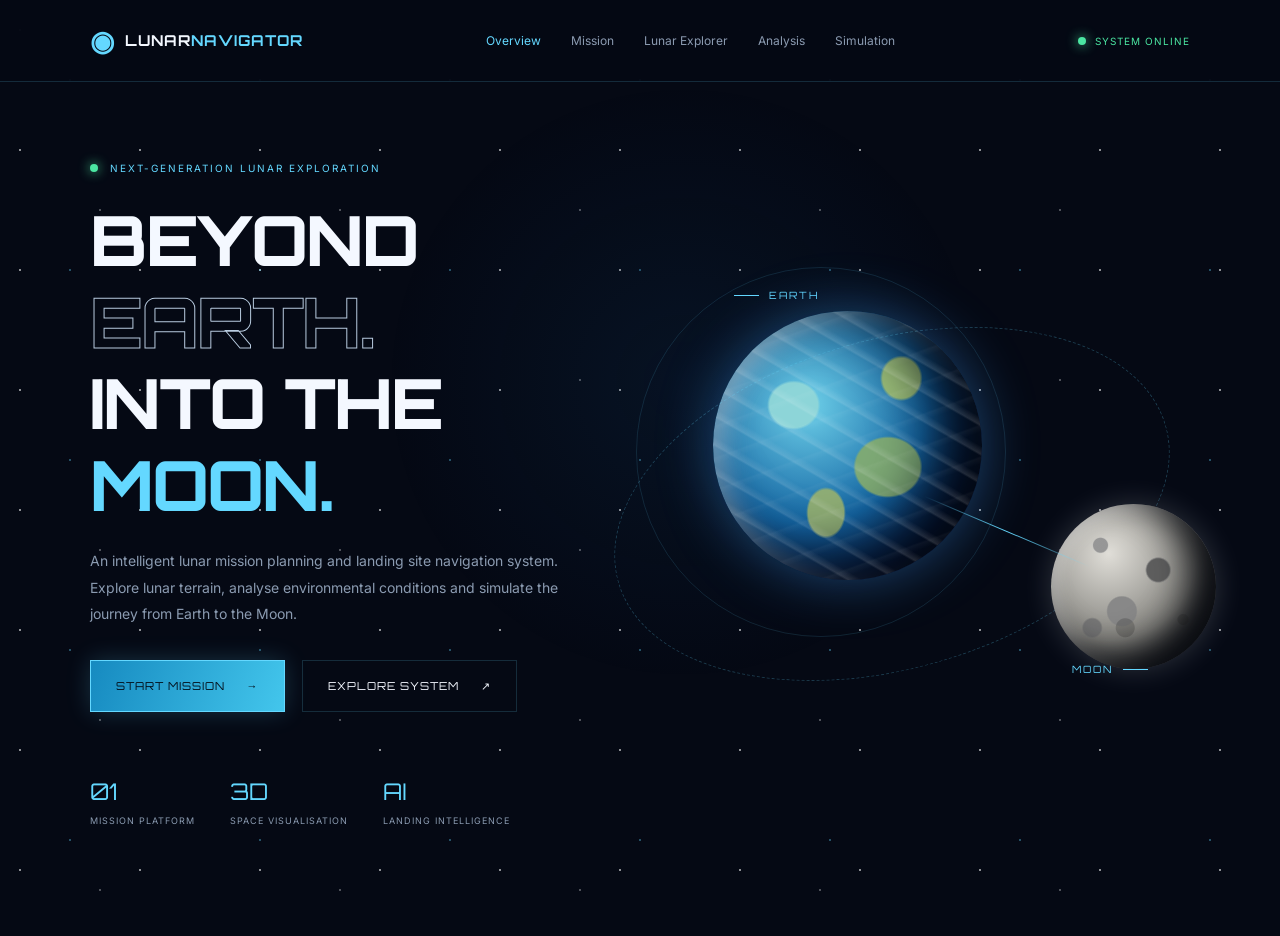
<file: index.html>
<!DOCTYPE html>
<html lang="en">
    <head>
        <meta charset="UTF-8">
        <meta name="viewport" content="width=device-width, initial-scale=1.0">
        <meta name="theme-color" content="#050914">
        <title>Lunar Navigator | Mission Control</title>

        <link rel="preconnect" href="https://fonts.googleapis.com">
        <link rel="preconnect" href="https://fonts.gstatic.com" crossorigin>
        <link href="https://fonts.googleapis.com/css2?family=Orbitron:wght@400;500;600;700;800&family=Inter:wght@400;500;600;700&display=swap" rel="stylesheet">

        <link rel="stylesheet" href="style.css">
    </head>
    <body>

        <div class="stars stars-one"></div>
        <div class="stars stars-two"></div>
        <div class="stars stars-three"></div>

        <header class="navbar">
            <a href="#" class="brand">
                <span class="brand-icon">◉</span>
                <span>LUNAR<span class="cyan">NAVIGATOR</span></span>
            </a>

            <nav class="nav-links" id="navLinks">
                <a href="#home" class="active">Overview</a>
                <a href="#mission">Mission</a>
                <a href="#explorer">Lunar Explorer</a>
                <a href="#analysis">Analysis</a>
                <a href="#simulation">Simulation</a>
            </nav>

            <div class="nav-right">
                <span class="status-dot"></span>
                <span class="status-label">SYSTEM ONLINE</span>
                <button class="menu-toggle" id="menuToggle" aria-label="Toggle navigation">☰</button>
            </div>
        </header>

        <main>
            <section class="hero" id="home">

                <div class="hero-content">
                    <div class="eyebrow">
                        <span class="live-dot"></span>
                        NEXT-GENERATION LUNAR EXPLORATION
                    </div>

                    <h1>
                        BEYOND<br>
                        <span class="outline-text">EARTH.</span><br>
                        INTO THE <span class="cyan">MOON.</span>
                    </h1>

                    <p class="hero-description">
                        An intelligent lunar mission planning and landing
                        site navigation system. Explore lunar terrain,
                        analyse environmental conditions and simulate
                        the journey from Earth to the Moon.
                    </p>

                    <div class="hero-actions">
                        <button class="primary-button" id="startMission">
                            START MISSION
                            <span>→</span>
                        </button>

                        <a href="#mission" class="secondary-button">
                            EXPLORE SYSTEM <span>↗</span>
                        </a>
                    </div>

                    <div class="hero-stats">
                        <div>
                            <span class="stat-value">01</span>
                            <span class="stat-label">MISSION PLATFORM</span>
                        </div>
                        <div>
                            <span class="stat-value">3D</span>
                            <span class="stat-label">SPACE VISUALISATION</span>
                        </div>
                        <div>
                            <span class="stat-value">AI</span>
                            <span class="stat-label">LANDING INTELLIGENCE</span>
                        </div>
                    </div>
                </div>

                <div class="space-scene">
                    <div class="scene-label earth-label">
                        <span class="label-line"></span>
                        EARTH
                    </div>

                    <div class="earth-orbit"></div>

                    <div class="earth">
                        <div class="earth-clouds"></div>
                        <div class="earth-glow"></div>
                    </div>

                    <div class="moon-orbit"></div>

                    <div class="moon">
                        <div class="moon-craters"></div>
                    </div>

                    <div class="scene-label moon-label">
                        MOON
                        <span class="label-line"></span>
                    </div>

                    <div class="orbit-path"></div>
</file>
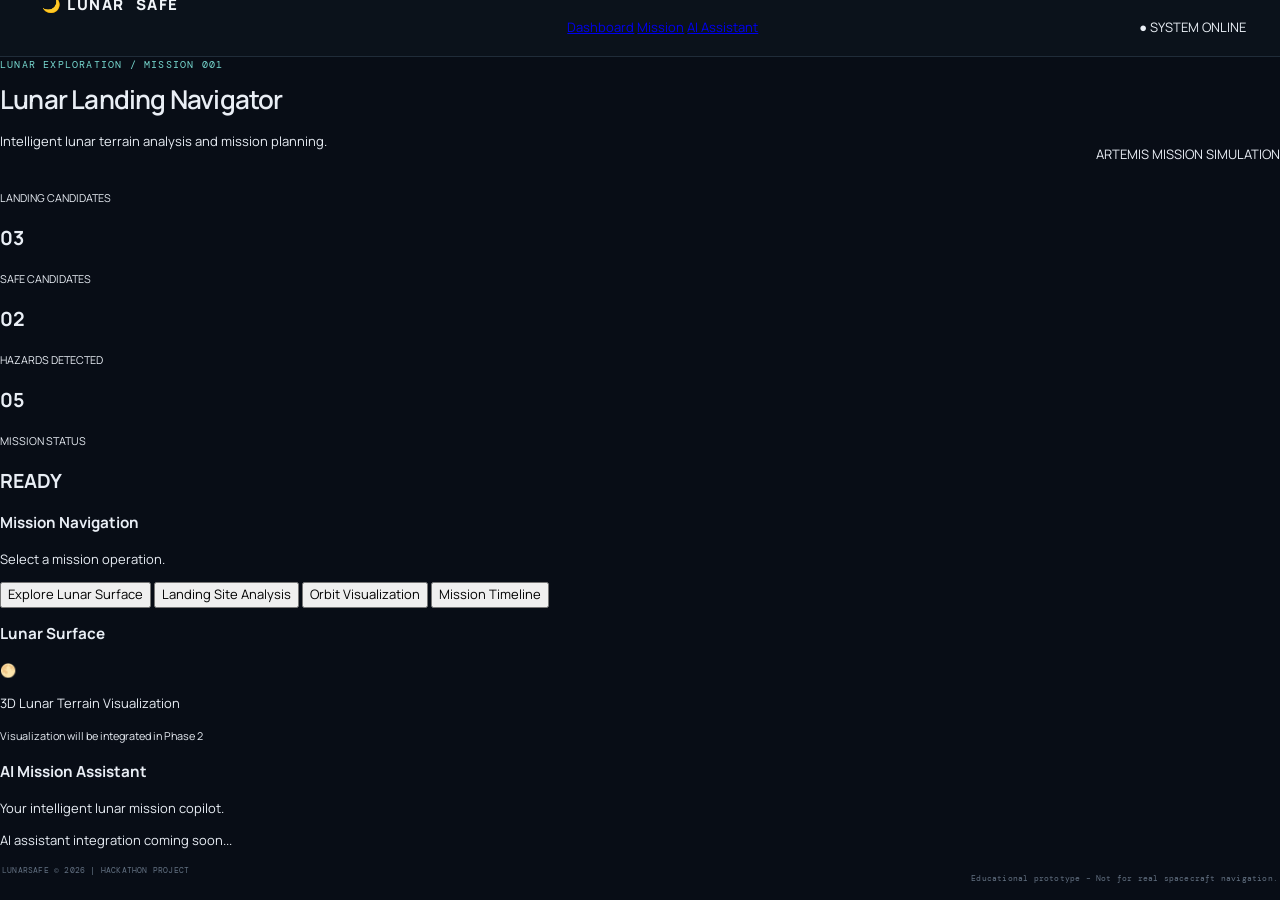
<file: lunar space/index.html>
<!DOCTYPE html>
<html lang="en">
    <head>
        <meta charset="UTF-8">
        <meta name="viewport" content="width=device-width, initial-scale=1.0">
        <title>LunarSafe | Mission Control</title>
        <link rel="stylesheet" href="style.css">
    </head>

    <body>

        <header class="topbar">
            <div class="brand">🌙 LUNAR<span>SAFE</span></div>
            <nav>
                <a href="#dashboard">Dashboard</a>
                <a href="#mission">Mission</a>
                <a href="#assistant">AI Assistant</a>
            </nav>
            <div class="status">● SYSTEM ONLINE</div>
        </header>

        <main id="dashboard">

            <section class="hero">
                <div>
                    <p class="eyebrow">LUNAR EXPLORATION / MISSION 001</p>
                    <h1>Lunar Landing Navigator</h1>
                    <p>Intelligent lunar terrain analysis and mission planning.</p>
                </div>
                <div class="mission-tag">ARTEMIS MISSION SIMULATION</div>
            </section>

            <section class="stats">
                <div class="panel">
                    <small>LANDING CANDIDATES</small>
                    <h2>03</h2>
                </div>
                <div class="panel">
                    <small>SAFE CANDIDATES</small>
                    <h2>02</h2>
                </div>
                <div class="panel">
                    <small>HAZARDS DETECTED</small>
                    <h2>05</h2>
                </div>
                <div class="panel">
                    <small>MISSION STATUS</small>
                    <h2 class="green">READY</h2>
                </div>
            </section>

            <section class="workspace" id="mission">

                <div class="panel">
                    <h3>Mission Navigation</h3>
                    <p>Select a mission operation.</p>

                    <button>Explore Lunar Surface</button>
                    <button>Landing Site Analysis</button>
                    <button>Orbit Visualization</button>
                    <button>Mission Timeline</button>
                </div>

                <div class="panel">
                    <h3>Lunar Surface</h3>
                    <div class="moon-placeholder">
                        🌕
                        <p>3D Lunar Terrain Visualization</p>
                        <small>Visualization will be integrated in Phase 2</small>
                    </div>
                </div>

                <div class="panel" id="assistant">
                    <h3>AI Mission Assistant</h3>
                    <p>Your intelligent lunar mission copilot.</p>

                    <div class="chat-placeholder">
                        AI assistant integration coming soon...
                    </div>
                </div>

            </section>

        </main>

        <footer>
            LUNARSAFE © 2026 | HACKATHON PROJECT
            <p>Educational prototype – Not for real spacecraft navigation.</p>
        </footer>

        <script src="script.js"></script>

    </body>
</html>
</file>
<file: style.css>
:root {
  --background: #050914;
  --panel: #0b1424;
  --cyan: #64d8ff;
  --blue: #168ac0;
  --white: #f4f8ff;
  --muted: #8b9bb1;
  --border: rgba(100, 216, 255, 0.17);
}

* {
  margin: 0;
  padding: 0;
  box-sizing: border-box;
}

html {
  scroll-behavior: smooth;
}

body {
  background: var(--background);
  color: var(--white);
  font-family: "Inter", sans-serif;
  overflow-x: hidden;
}

button,
a {
  font: inherit;
}

a {
  text-decoration: none;
  color: inherit;
}

.cyan {
  color: var(--cyan);
}

/* STAR BACKGROUND */

.stars {
  position: fixed;
  inset: 0;
  pointer-events: none;
  z-index: -1;
  background-repeat: repeat;
}

.stars-one {
  background-image: radial-gradient(
    1px 1px at 20px 30px,
    #fff 99%,
    transparent
  );
  background-size: 120px 120px;
  opacity: 0.55;
}

.stars-two {
  background-image: radial-gradient(
    1.5px 1.5px at 70px 80px,
    #64d8ff 99%,
    transparent
  );
  background-size: 190px 190px;
  opacity: 0.35;
}

.stars-three {
  background-image: radial-gradient(
    1px 1px at 100px 40px,
    #fff 99%,
    transparent
  );
  background-size: 240px 170px;
  opacity: 0.3;
}

/* NAVIGATION */

.navbar {
  height: 82px;
  padding: 0 7%;
  display: flex;
  justify-content: space-between;
  align-items: center;
  background: rgba(5, 9, 20, 0.87);
  border-bottom: 1px solid var(--border);
  position: sticky;
  top: 0;
  z-index: 100;
  backdrop-filter: blur(18px);
}

.brand {
  display: flex;
  align-items: center;
  gap: 10px;
  font-family: "Orbitron", sans-serif;
  font-size: 15px;
  font-weight: 700;
  letter-spacing: 1px;
  white-space: nowrap;
}

.brand-icon {
  font-size: 28px;
  color: var(--cyan);
}

.nav-links {
  display: flex;
  gap: 30px;
  align-items: center;
}

.nav-links a {
  color: var(--muted);
  font-size: 12px;
  transition: 0.3s;
}

.nav-links a:hover,
.nav-links a.active {
  color: var(--cyan);
}

.nav-right {
  display: flex;
  align-items: center;
  gap: 9px;
}

.status-dot,
.live-dot {
  width: 8px;
  height: 8px;
  border-radius: 50%;
  background: #4be6a2;
  box-shadow: 0 0 12px #4be6a2;
  display: inline-block;
}

.status-label {
  font-size: 10px;
  letter-spacing: 1px;
  color: #4be6a2;
}

.menu-toggle {
  display: none;
  border: 0;
  background: none;
  color: white;
  font-size: 24px;
  cursor: pointer;
}

/* HERO */

.hero {
  min-height: 680px;
  position: relative;
  display: flex;
  align-items: center;
  padding: 80px 7% 110px;
  overflow: hidden;
}

.hero::before {
  content: "";
  position: absolute;
  width: 600px;
  height: 600px;
  top: 0;
  left: 30%;
  background: radial-gradient(circle, rgba(22, 83, 143, 0.13), transparent 70%);
  pointer-events: none;
}

.hero-content {
  width: 53%;
  position: relative;
  z-index: 5;
}

.eyebrow {
  display: flex;
  align-items: center;
  gap: 12px;
  color: var(--cyan);
  font-size: 10px;
  letter-spacing: 2px;
  margin-bottom: 25px;
}

h1 {
  font-family: "Orbitron", sans-serif;
  font-size: clamp(40px, 5.4vw, 76px);
  line-height: 1.18;
  font-weight: 800;
  letter-spacing: -2px;
}

.outline-text {
  color: transparent;
  -webkit-text-stroke: 1px #b9cce0;
}

.hero-description {
  color: var(--muted);
  max-width: 480px;
  line-height: 1.9;
  font-size: 14px;
  margin-top: 23px;
}

.hero-actions {
  display: flex;
  align-items: center;
  flex-wrap: wrap;
  gap: 17px;
  margin-top: 32px;
}

.primary-button,
.secondary-button {
  min-height: 52px;
  padding: 0 25px;
  display: inline-flex;
  align-items: center;
  justify-content: center;
  gap: 22px;
  cursor: pointer;
  font-family: "Orbitron", sans-serif;
  font-size: 11px;
  letter-spacing: 1px;
  transition: 0.3s;
}

.primary-button {
  background: linear-gradient(110deg, #168ac0, #43c6ec);
  color: #04101c;
  border: 1px solid var(--cyan);
  box-shadow: 0 0 25px rgba(100, 216, 255, 0.2);
}

.primary-button:hover {
  transform: translateY(-3px);
  box-shadow: 0 0 35px rgba(100, 216, 255, 0.45);
}

.secondary-button {
  border: 1px solid var(--border);
  color: var(--white);
}

.secondary-button:hover {
  border-color: var(--cyan);
  color: var(--cyan);
}

.hero-stats {
  display: flex;
  gap: 35px;
  margin-top: 65px;
}

.hero-stats div {
  display: flex;
  flex-direction: column;
  gap: 9px;
}

.stat-value {
  font-family: "Orbitron", sans-serif;
  font-size: 23px;
  color: var(--cyan);
}

.stat-label {
  font-size: 9px;
  letter-spacing: 1px;
  color: var(--muted);
}

/* SPACE SCENE */

.space-scene {
  position: absolute;
  width: 55%;
  height: 550px;
  right: -3%;
  top: 50%;
  transform: translateY(-50%);
}

.earth {
  position: absolute;
  width: clamp(150px, 21vw, 280px);
  aspect-ratio: 1;
  top: 14%;
  left: 14%;
  border-radius: 50%;
  overflow: hidden;
  background:
    radial-gradient(ellipse at 30% 35%, #8dd5d8 0 9%, transparent 10%),
    radial-gradient(ellipse at 65% 58%, #7eaa76 0 13%, transparent 14%),
    radial-gradient(ellipse at 42% 75%, #8fae76 0 8%, transparent 9%),
    radial-gradient(ellipse at 70% 25%, #9dc17b 0 7%, transparent 8%),
    radial-gradient(circle at 35% 35%, #6ed0e9, #1466a4 48%, #071a49 76%);
  box-shadow:
    inset -35px -12px 65px #01050e,
    inset 10px 5px 25px rgba(255, 255, 255, 0.45),
    0 0 55px rgba(60, 161, 255, 0.4);
  animation: earthFloat 9s ease-in-out infinite;
}

.earth::after {
  content: "";
  position: absolute;
  inset: -10%;
  background: repeating-linear-gradient(
    160deg,
    transparent 0 22px,
    rgba(255, 255, 255, 0.1) 24px,
    transparent 30px
  );
  opacity: 0.35;
  border-radius: 50%;
}

.earth-clouds {
  position: absolute;
  inset: 0;
  border-radius: 50%;
  background: repeating-linear-gradient(
    30deg,
    transparent 0 16px,
    rgba(255, 255, 255, 0.12) 18px,
    transparent 25px
  );
  mix-blend-mode: screen;
}

.earth-glow {
  position: absolute;
  inset: -8%;
  border: 1px solid rgba(100, 216, 255, 0.5);
  border-radius: 50%;
  box-shadow: 0 0 40px rgba(50, 156, 255, 0.25);
}

.earth-orbit {
  position: absolute;
  width: 370px;
  height: 370px;
  top: 6%;
  left: 3%;
  border: 1px solid rgba(100, 216, 255, 0.13);
  border-radius: 50%;
}

.moon-orbit {
  position: absolute;
  width: 570px;
  height: 330px;
  border: 1px dashed rgba(100, 216, 255, 0.24);
  border-radius: 50%;
  top: 19%;
  left: -1%;
  transform: rotate(-16deg);
}

.moon {
  position: absolute;
  width: clamp(90px, 13vw, 165px);
  aspect-ratio: 1;
  border-radius: 50%;
  top: 49%;
  left: 62%;
  overflow: hidden;
  background:
    radial-gradient(circle at 30% 25%, #bcbcbc 0 4%, transparent 5%),
    radial-gradient(circle at 65% 40%, #777 0 8%, transparent 9%),
    radial-gradient(circle at 43% 65%, #888 0 10%, transparent 11%),
    radial-gradient(circle at 25% 75%, #777 0 5%, transparent 6%),
    radial-gradient(circle at 35% 30%, #e0ded8, #85847f 55%, #343536 80%);
  box-shadow:
    inset -23px -12px 35px #090b10,
    inset 7px 4px 15px rgba(255, 255, 255, 0.35),
    0 0 30px rgba(220, 226, 235, 0.2);
  animation: moonFloat 7s ease-in-out infinite;
}

.moon-craters {
  position: absolute;
  inset: 0;
  border-radius: 50%;
  background:
    radial-gradient(
      circle at 30% 25%,
      rgba(20, 20, 20, 0.22) 0 7px,
      transparent 8px
    ),
    radial-gradient(
      circle at 65% 40%,
      rgba(20, 20, 20, 0.25) 0 11px,
      transparent 12px
    ),
    radial-gradient(
      circle at 45% 75%,
      rgba(20, 20, 20, 0.2) 0 9px,
      transparent 10px
    ),
    radial-gradient(
      circle at 80% 70%,
      rgba(20, 20, 20, 0.2) 0 5px,
      transparent 6px
    );
}

.orbit-path {
  position: absolute;
  top: 54%;
  left: 43%;
  width: 180px;
  height: 1px;
  background: linear-gradient(90deg, transparent, var(--cyan), transparent);
  transform: rotate(23deg);
}

.scene-label {
  position: absolute;
  font-family: "Orbitron", sans-serif;
  font-size: 10px;
  letter-spacing: 2px;
  color: var(--cyan);
  display: flex;
  align-items: center;
  gap: 10px;
}

.earth-label {
  top: 10%;
  left: 17%;
}

.moon-label {
  top: 78%;
  left: 65%;
}

.label-line {
  width: 25px;
  height: 1px;
  background: var(--cyan);
}

.scene-coordinates {
  position: absolute;
  bottom: 1%;
  right: 10%;
  display: flex;
  flex-direction: column;
  gap: 9px;
  font-size: 9px;
  letter-spacing: 1px;
  color: var(--muted);
}

@keyframes earthFloat {
  0%,
  100% {
    transform: translateY(0) rotate(0deg);
  }
  50% {
    transform: translateY(-14px) rotate(3deg);
  }
}

@keyframes moonFloat {
  0%,
  100% {
    transform: translateY(0);
  }
  50% {
    transform: translateY(-17px);
  }
}

/* SCROLL INDICATOR */

.scroll-indicator {
  position: absolute;
  bottom: 25px;
  left: 7%;
  color: var(--muted);
  font-size: 9px;
  letter-spacing: 2px;
  display: flex;
  align-items: center;
  gap: 12px;
}

.scroll-indicator span {
  height: 30px;
  width: 1px;
  background: var(--cyan);
}

/* MISSION STRIP */

.mission-strip {
  padding: 38px 7%;
  background: rgba(11, 20, 36, 0.83);
  border-top: 1px solid var(--border);
  border-bottom: 1px solid var(--border);
}

.strip-heading {
  display: flex;
  align-items: center;
  gap: 12px;
  font-family: "Orbitron", sans-serif;
  font-size: 10px;
  letter-spacing: 2px;
  margin-bottom: 28px;
}

.strip-grid {
  display: grid;
  grid-template-columns: repeat(4, 1fr);
}

.info-item {
  display: flex;
  flex-direction: column;
  gap: 12px;
  padding: 8px 25px;
  border-left: 1px solid var(--border);
}

.info-item:first-child {
  border-left: 0;
  padding-left: 0;
}

.info-label {
  color: var(--muted);
  font-size: 9px;
  letter-spacing: 1px;
}

.info-item strong {
  font-family: "Orbitron", sans-serif;
  font-size: 14px;
}

/* MODULES */

.modules-section {
  padding: 100px 7%;
}

.section-heading {
  text-align: center;
  margin-bottom: 55px;
}

.section-tag {
  font-size: 10px;
  letter-spacing: 3px;
  color: var(--cyan);
}

.section-heading h2 {
  font-family: "Orbitron", sans-serif;
  font-size: clamp(25px, 4vw, 38px);
  margin-top: 20px;
}

.section-heading p {
  color: var(--muted);
  font-size: 13px;
  margin-top: 15px;
}

.module-grid {
  display: grid;
  grid-template-columns: repeat(3, 1fr);
  gap: 18px;
}

.module-card {
  background: linear-gradient(140deg, #101d30, #09111e);
  border: 1px solid var(--border);
  padding: 30px;
  min-height: 235px;
  transition: 0.35s;
}

.module-card:hover {
  transform: translateY(-6px);
  border-color: var(--cyan);
  box-shadow: 0 15px 40px rgba(0, 0, 0, 0.3);
}

.module-number {
  color: var(--muted);
  font-size: 9px;
  letter-spacing: 1.5px;
}

.module-icon {
  font-size: 28px;
  color: var(--cyan);
  margin: 22px 0 15px;
}

.module-card h3 {
  font-family: "Orbitron", sans-serif;
  font-size: 13px;
  letter-spacing: 0.5px;
}

.module-card p {
  color: var(--muted);
  font-size: 12px;
  line-height: 1.8;
  margin: 12px 0;
}

.module-status {
  font-size: 9px;
  letter-spacing: 1px;
  color: var(--cyan);
}

/* FOOTER */

.footer {
  padding: 35px 7%;
  border-top: 1px solid var(--border);
  display: flex;
  justify-content: space-between;
  align-items: center;
  flex-wrap: wrap;
  gap: 20px;
}

.footer p,
.footer > span {
  font-size: 9px;
  letter-spacing: 1px;
  color: var(--muted);
}

/* TOAST */

.toast {
  position: fixed;
  bottom: 25px;
  right: 25px;
  max-width: calc(100% - 50px);
  padding: 16px 22px;
  background: #10243a;
  border: 1px solid var(--cyan);
  color: white;
  font-size: 12px;
  z-index: 200;
  opacity: 0;
  transform: translateY(20px);
  pointer-events: none;
  transition: 0.3s;
}

.toast.show {
  opacity: 1;
  transform: translateY(0);
}

/* RESPONSIVE DESIGN */

@media (max-width: 1050px) {
  .nav-links {
    gap: 15px;
  }

  .space-scene {
    right: -12%;
    opacity: 0.8;
  }

  .hero-content {
    width: 60%;
  }
}

@media (max-width: 760px) {
  .navbar {
    height: 70px;
    padding: 0 5%;
  }

  .brand {
    font-size: 12px;
  }

  .status-label {
    display: none;
  }

  .menu-toggle {
    display: block;
  }

  .nav-links {
    position: absolute;
    top: 70px;
    left: 0;
    right: 0;
    display: none;
    flex-direction: column;
    align-items: flex-start;
    background: #09111f;
    padding: 25px 7%;
    border-bottom: 1px solid var(--border);
  }

  .nav-links.open {
    display: flex;
  }

  .hero {
    min-height: 870px;
    align-items: flex-start;
    padding: 75px 6% 100px;
  }

  .hero-content {
    width: 100%;
  }

  h1 {
    font-size: clamp(38px, 10vw, 58px);
  }

  .hero-description {
    font-size: 12px;
  }

  .space-scene {
    width: 100%;
    height: 400px;
    top: auto;
    bottom: 20px;
    right: 0;
    transform: none;
    opacity: 0.8;
  }

  .earth {
    left: 10%;
    top: 10%;
  }

  .earth-orbit {
    width: 300px;
    height: 300px;
  }

  .moon-orbit {
    width: 380px;
    height: 230px;
  }

  .moon {
    left: 65%;
    top: 48%;
  }

  .earth-label {
    left: 12%;
    top: 5%;
  }

  .moon-label {
    top: 77%;
    left: 68%;
  }

  .hero-stats {
    gap: 20px;
    margin-top: 35px;
  }

  .stat-value {
    font-size: 18px;
  }

  .stat-label {
    font-size: 7px;
  }

  .scroll-indicator {
    bottom: 12px;
    left: 6%;
  }

  .strip-grid {
    grid-template-columns: repeat(2, 1fr);
    gap: 25px 0;
  }

  .info-item:nth-child(3) {
    border-left: 0;
    padding-left: 0;
  }

  .module-grid {
    grid-template-columns: 1fr;
  }

  .modules-section {
    padding: 75px 6%;
  }

  .footer {
    flex-direction: column;
    align-items: flex-start;
  }
}

@media (prefers-reduced-motion: reduce) {
  *,
  *::before,
  *::after {
    animation-duration: 0.01ms !important;
    transition-duration: 0.01ms !important;
    scroll-behavior: auto !important;
  }
}
</file>
<file: lunar space/style.css>
@import url('https://fonts.googleapis.com/css2?family=DM+Mono:wght@400;500&family=Manrope:wght@400;500;600;700;800&display=swap');
:root{--bg:#080d16;--panel:#101823;--panel2:#0c141e;--line:#202c39;--text:#e9eef5;--muted:#8794a4;--cyan:#77d9d0;--blue:#a4c8f5;--amber:#efbe72;--green:#7ee0b1;--mono:'DM Mono',monospace;--sans:'Manrope',Arial,sans-serif}
*{box-sizing:border-box}html{scroll-behavior:smooth}body{margin:0;background:var(--bg);color:var(--text);font-family:var(--sans);font-size:13px;line-height:1.5}button,a{font:inherit}button{cursor:pointer}.app-shell{min-height:100vh}.sidebar{position:fixed;inset:0 auto 0 0;width:224px;background:#0b121b;border-right:1px solid var(--line);padding:25px 16px;display:flex;flex-direction:column;z-index:5}.brand{display:flex;gap:11px;align-items:center;color:#f1f5f9;text-decoration:none;font-weight:800;font-size:15px;letter-spacing:1.5px;margin:2px 8px 47px}.brand-mark{display:grid;place-items:center;width:35px;height:35px;border:1px solid #344756;border-radius:11px;color:var(--cyan);font-size:22px}.accent{color:var(--cyan)}.brand small{display:block;color:#748295;font:9px var(--mono);letter-spacing:1.6px;margin-top:3px}.side-label,.section-kicker{font:10px var(--mono);letter-spacing:1.1px;color:#76879a}.side-label{padding:0 10px 11px}.side-link{height:41px;padding:0 11px;display:flex;align-items:center;gap:12px;margin:2px 0;border-radius:6px;color:#96a3b3;text-decoration:none;font-size:12px}.side-link span{width:17px;color:#8394a6;font-size:15px}.side-link:hover,.side-link.active{background:#14212b;color:#eff6fa}.side-link.active{box-shadow:inset 2px 0 var(--cyan)}.side-link.active span{color:var(--cyan)}.sidebar-bottom{margin-top:auto;padding:13px 9px;border-top:1px solid var(--line);display:flex;align-items:center;gap:10px}.sidebar-bottom b,.sidebar-bottom small{display:block;font:9px var(--mono);letter-spacing:.4px}.sidebar-bottom b{color:#b8c6d2}.sidebar-bottom small{color:#728195;margin-top:4px}.pulse{width:7px;height:7px;background:var(--green);border-radius:50%;box-shadow:0 0 12px #7ee0b188}.main{margin-left:224px;min-height:100vh}.topbar{height:57px;padding:0 34px;border-bottom:1px solid var(--line);display:flex;align-items:center;justify-content:space-between;background:#0b121b}.breadcrumbs{font:10px var(--mono);letter-spacing:1.1px;color:#96a4b4}.breadcrumbs span{color:#536173;margin:0 9px}.top-actions{display:flex;align-items:center;gap:16px}.utc{font:9px var(--mono);color:#a5b3bf;letter-spacing:.6px}.utc i,.live-dot{display:inline-block;width:6px;height:6px;border-radius:50%;background:var(--green);margin-right:6px}.icon-btn{border:1px solid var(--line);background:transparent;color:#b5c1cb;width:28px;height:28px;border-radius:5px}.avatar{width:27px;height:27px;border-radius:50%;display:grid;place-items:center;background:#20333d;color:var(--cyan);font:9px var(--mono)}.content{max-width:1500px;margin:auto;padding:30px 34px 18px}.hero{display:flex;align-items:flex-end;justify-content:space-between;margin:1px 0 23px}.eyebrow{font:10px var(--mono);letter-spacing:1.2px;color:var(--cyan);margin:0 0 9px}.eyebrow span{color:#586674;padding:0 5px}.hero h1{font-size:26px;letter-spacing:-.8px;margin:0;font-weight:600}.hero-copy{color:var(--muted);margin:6px 0 0;font-size:12px}.hero-right{display:flex;align-items:flex-end;flex-direction:column;gap:8px}.demo-pill,.badge{font:9px var(--mono);letter-spacing:.7px;color:var(--amber);border:1px solid #55452d;background:#211c16;padding:5px 8px;border-radius:4px}.mission-id{font:9px var(--mono);color:#758295;letter-spacing:.7px}.metrics{display:grid;grid-template-columns:repeat(4,1fr);gap:12px;margin-bottom:14px}.metric,.card{background:var(--panel);border:1px solid var(--line);border-radius:7px}.metric{padding:14px 16px;min-height:94px}.metric-head{font:9px var(--mono);letter-spacing:.6px;color:#8291a1;display:flex;justify-content:space-between}.metric-head span{font-size:14px;color:#8599a8}.metric strong{display:block;font:500 24px var(--mono);margin:6px 0 1px;letter-spacing:-1px}.metric small{font-size:10px;color:#778596}.metric .amber{color:var(--amber)}.metric .mint{color:var(--green);font-size:17px;letter-spacing:0;margin:12px 0 7px}.unit{font-size:12px;color:#8491a0}.grid-main{display:grid;grid-template-columns:1.55fr 1fr;gap:13px;margin-bottom:13px}.card{padding:16px}.card-head{display:flex;align-items:center;justify-content:space-between;margin-bottom:12px}.card h2{font-size:14px;font-weight:600;margin:3px 0 0;letter-spacing:-.2px}.head-controls{display:flex;gap:8px;align-items:center}.live-dot{background:#31413b;color:var(--green);font:9px var(--mono);width:auto;height:auto;border-radius:4px;padding:4px 6px;margin:0}.select-btn{border:1px solid #2a3946;background:#101923;color:#aab6c2;padding:5px 8px;border-radius:4px;font-size:10px}.moon-stage{height:247px;overflow:hidden;position:relative;border:1px solid #243341;border-radius:5px;background:radial-gradient(ellipse at 49% 50%,#172433 0,#0c1520 52%,#09111a 100%)}.starfield{position:absolute;inset:0;background-image:radial-gradient(1px 1px at 15% 22%,#b8c8d655 50%,transparent),radial-gradient(1px 1px at 75% 17%,#b8c8d677 50%,transparent),radial-gradient(1px 1px at 85% 68%,#b8c8d666 50%,transparent),radial-gradient(1px 1px at 26% 78%,#b8c8d655 50%,transparent),radial-gradient(1px 1px at 58% 35%,#b8c8d655 50%,transparent)}.moon{position:absolute;width:224px;height:224px;border-radius:50%;left:50%;top:53%;transform:translate(-50%,-50%);background:radial-gradient(circle at 35% 30%,#b4b4ad 0,#858c90 17%,#606a72 49%,#353f4b 72%,#141d28 100%);box-shadow:inset -20px -6px 38px #050b14,0 0 50px #9eb8c522;overflow:hidden}.moon:before{content:"";position:absolute;inset:0;background:repeating-radial-gradient(ellipse at 40% 40%,transparent 0 18px,#d3d5d022 19px,#1c273155 21px,transparent 25px);opacity:.45}.crater{position:absolute;border-radius:50%;border:5px solid #333e4988;background:#343d4660;box-shadow:inset 2px 3px 6px #19232d66}.c1{width:42px;height:36px;top:39px;left:66px}.c2{width:31px;height:28px;top:100px;left:145px}.c3{width:26px;height:24px;top:153px;left:61px}.c4{width:20px;height:17px;top:76px;left:27px}.c5{width:18px;height:18px;top:28px;left:160px}.orbit{position:absolute;width:310px;height:93px;left:50%;top:53%;border:1px solid #80d9d055;border-radius:50%;transform:translate(-50%,-50%) rotate(-28deg)}.orbit-two{width:332px;height:124px;transform:translate(-50%,-50%) rotate(24deg);border-color:#86a9d033}.site-pin{position:absolute;z-index:2;width:20px;height:20px;border:1px solid var(--cyan);background:#122a2acc;border-radius:50%;display:grid;place-items:center;color:#c0fff2;font:9px var(--mono);box-shadow:0 0 12px #77d9d066}.pin-a{top:77px;left:115px}.pin-b{top:115px;left:64px}.pin-c{top:146px;left:153px;border-color:var(--amber);color:#ffe1ae;background:#30251a}.orbit-label,.map-label{position:absolute;font:8px var(--mono);letter-spacing:.8px;color:#9aabb9}.orbit-label{right:15px;top:17px}.map-label{left:14px;top:14px}.map-label small{display:block;color:#68798a;margin-top:4px}.legend{position:absolute;bottom:11px;right:12px;display:flex;gap:12px;color:#8b9baa;font:8px var(--mono)}.legend i{display:inline-block;width:6px;height:6px;border-radius:50%;margin-right:4px;background:var(--cyan)}.legend .legend-hazard{background:var(--amber)}.surface-footer{display:flex;align-items:center;justify-content:space-between;padding:12px 3px 0;gap:10px}.surface-footer div small,.surface-footer div b{display:block}.surface-footer div small{font:8px var(--mono);color:#77889a;letter-spacing:.7px}.surface-footer div b{font-size:10px;font-weight:500;color:#c6d0d9;margin-top:3px}.surface-footer em{font:8px var(--mono);color:var(--amber);font-style:normal}.text-btn{border:0;background:transparent;color:var(--cyan);font-size:10px;padding:5px}.muted{color:#7f8d9e;font-size:10px;line-height:1.6;margin:-4px 0 12px}.window-list{display:flex;flex-direction:column;gap:7px}.window-item{display:grid;grid-template-columns:21px 1fr auto;gap:9px;align-items:center;border:1px solid #263441;padding:9px;border-radius:5px;background:#0e1721}.window-item.selected{border-color:#558c87;background:#11201f}.window-radio{width:14px;height:14px;border-radius:50%;border:1px solid #596878;display:grid;place-items:center}.selected .window-radio{border-color:var(--cyan)}.selected .window-radio:after{content:"";width:6px;height:6px;background:var(--cyan);border-radius:50%}.window-main b{display:block;font-size:10px;font-weight:600}.window-main small{display:block;color:#8592a0;font-size:9px;margin-top:2px}.window-score{text-align:right}.window-score b{font:11px var(--mono);color:var(--green)}.window-score small{display:block;font:8px var(--mono);color:#788697}.window-note{font-size:9px;color:#748494;margin:9px 1px 0;min-height:27px;line-height:1.5}.outline-btn{background:transparent;border:1px solid #344654;color:#a9b8c4;border-radius:4px;padding:7px;font-size:9px}.outline-btn:hover{border-color:var(--cyan);color:var(--cyan)}.full{width:100%;margin-top:6px}.grid-lower{display:grid;grid-template-columns:1.55fr 1fr;gap:13px;margin-bottom:13px}.sites-card{min-width:0}.table-wrap{overflow-x:auto}table{border-collapse:collapse;width:100%;text-align:left;white-space:nowrap}th{font:8px var(--mono);letter-spacing:.5px;color:#778698;font-weight:400;padding:8px 7px;border-bottom:1px solid #263441}td{padding:10px 7px;border-bottom:1px solid #202c39;color:#bdc8d2;font-size:9px}tbody tr:last-child td{border:0}.site-name{font-weight:600;color:#e0e7ed}.site-code{font:8px var(--mono);color:#768697;margin-left:5px}.risk{display:inline-flex;align-items:center;gap:5px}.risk i{width:5px;height:5px;background:var(--green);border-radius:50%}.risk.medium i{background:var(--amber)}.table-note{border-top:1px solid #202c39;padding-top:9px;color:#748294;font-size:8px}.timeline{padding:6px 0 2px}.timeline-item{display:grid;grid-template-columns:18px 1fr auto;gap:8px;position:relative;min-height:48px}.timeline-item:not(:last-child):before{content:"";position:absolute;left:5px;top:11px;height:38px;border-left:1px solid #2b3945}.timeline-item i{margin-top:3px;width:11px;height:11px;border:1px solid #536474;border-radius:50%;background:#101823;z-index:1}.timeline-item.done i{border-color:var(--green);background:#19302b;box-shadow:inset 0 0 0 3px #101823}.timeline-item.active i{border-color:var(--cyan);box-shadow:0 0 8px #77d9d066}.timeline-item b{display:block;font-size:10px;font-weight:500}.timeline-item small{display:block;color:#7b8998;font-size:9px;margin-top:2px}.timeline-item time{font:8px var(--mono);color:#7c8a98}.assistant-card{display:grid;grid-template-columns:.8fr 1.4fr;gap:20px;padding:18px}.assistant-intro{display:flex;gap:12px;align-items:flex-start}.assistant-icon{width:30px;height:30px;flex:none;border-radius:8px;background:#17302d;color:var(--cyan);display:grid;place-items:center;font-size:17px}.assistant-intro h2{margin:4px 0 5px;font-size:14px}.assistant-intro p{font-size:10px;color:#8794a3;line-height:1.6;margin:0}.assistant-warning{font-size:9px;color:var(--amber);margin-top:10px;line-height:1.5}.chat-box{min-width:0}.chat-messages{max-height:130px;min-height:70px;overflow:auto;display:flex;flex-direction:column;gap:8px;padding:0 2px 7px}.message{max-width:92%;font-size:10px;padding:8px 10px;border-radius:6px;line-height:1.55}.message.assistant{align-self:flex-start;background:#17232c;color:#ced8df;border:1px solid #293944}.message.user{align-self:flex-end;background:#19302e;color:#e0f6f0;border:1px solid #31514d}.message small{display:block;color:#7c9a95;font:8px var(--mono);margin-bottom:3px}.suggestions{display:flex;flex-wrap:wrap;gap:5px;margin:5px 0 9px}.suggestion{background:#101a23;color:#9aabb7;border:1px solid #2b3a44;padding:5px 7px;border-radius:4px;font-size:8px}.suggestion:hover{border-color:#588b85;color:#b7ece2}.chat-form{display:flex;gap:7px}.chat-form input{flex:1;min-width:0;background:#0b131c;border:1px solid #2a3946;border-radius:5px;padding:9px 10px;color:var(--text);outline:none;font-size:10px}.chat-form input:focus{border-color:#5b9c95}.voice-btn,.send-btn{border-radius:5px;border:1px solid #33444e;background:#14202a;color:#bed0d6;padding:0 10px;font-size:10px}.voice-btn span{margin-left:4px}.send-btn{background:#244843;border-color:#386c63;color:#d3f4eb}.voice-status{font-size:8px;color:#6f8090;margin:5px 0 0 2px;min-height:12px}footer{display:flex;justify-content:space-between;padding:14px 2px 4px;color:#637182;font:8px var(--mono);letter-spacing:.2px}footer b{color:#8998a6;font-weight:400}button:focus-visible,a:focus-visible,input:focus-visible{outline:2px solid var(--cyan);outline-offset:2px}
@media(max-width:1100px){.sidebar{width:190px}.main{margin-left:190px}.content{padding:25px 22px}.grid-main,.grid-lower{grid-template-columns:1fr}.moon-stage{height:280px}.assistant-card{grid-template-columns:1fr}.metrics{grid-template-columns:repeat(2,1fr)}}
@media(max-width:700px){.sidebar{position:static;width:auto;height:auto;padding:13px 16px;border-right:0;border-bottom:1px solid var(--line);flex-direction:row;align-items:center;justify-content:space-between}.brand{margin:0;font-size:13px}.brand-mark{width:31px;height:31px}.brand small,.side-label,.side-link,.sidebar-bottom{display:none}.main{margin:0}.topbar{height:45px;padding:0 16px}.content{padding:22px 14px}.hero{align-items:flex-start;gap:12px;flex-direction:column}.hero-right{align-items:flex-start;flex-direction:row}.hero h1{font-size:23px}.metrics{gap:8px}.metric{padding:11px;min-height:84px}.metric strong{font-size:20px}.grid-main,.grid-lower{gap:9px}.card{padding:13px}.moon-stage{height:235px}.moon{width:195px;height:195px;transform:translate(-50%,-50%) scale(.9)}.surface-footer{flex-wrap:wrap}.surface-footer div{min-width:27%}.surface-footer .text-btn{margin-left:auto}.assistant-card{padding:13px;gap:14px}footer{gap:8px;flex-direction:column}.mission-id{display:none}.window-item{grid-template-columns:18px 1fr auto}}
@media(prefers-reduced-motion:reduce){*{scroll-behavior:auto!important;transition:none!important}}


/* NASA archive search */
.api-badge{font:8px var(--mono);letter-spacing:.5px;color:var(--green);border:1px solid #315244;background:#12221c;border-radius:4px;padding:5px 8px;white-space:nowrap}.api-badge i{display:inline-block;width:5px;height:5px;border-radius:50%;background:var(--green);margin-right:5px}.archive-card{margin-bottom:13px}.archive-copy{color:#8290a0;font-size:10px;margin:0 0 12px;line-height:1.6}.archive-search{display:flex;gap:8px}.archive-search input{flex:1;min-width:0;background:#0b131c;border:1px solid #2a3946;border-radius:5px;padding:9px 10px;color:var(--text);font:10px var(--sans);outline:none}.archive-search input:focus{border-color:#5b9c95}.archive-search button{border:1px solid #386c63;border-radius:5px;background:#244843;color:#d3f4eb;padding:0 12px;font-size:10px}.archive-meta{display:flex;justify-content:space-between;gap:10px;margin:10px 0;color:#748596;font:8px var(--mono)}.archive-grid{display:grid;grid-template-columns:repeat(4,minmax(0,1fr));gap:9px}.archive-item{min-width:0;overflow:hidden;border:1px solid #263541;border-radius:5px;background:#0d151e}.archive-item img{display:block;width:100%;height:105px;object-fit:cover;background:#101a24}.archive-item-body{padding:8px}.archive-item h3{font-size:9px;line-height:1.4;font-weight:600;margin:0 0 5px;color:#d8e1e8;display:-webkit-box;-webkit-line-clamp:2;-webkit-box-orient:vertical;overflow:hidden;min-height:25px}.archive-item p{font-size:8px;color:#8593a2;line-height:1.5;margin:0 0 6px;display:-webkit-box;-webkit-line-clamp:3;-webkit-box-orient:vertical;overflow:hidden}.archive-item a{font:8px var(--mono);color:var(--cyan);text-decoration:none}.archive-item a:hover{text-decoration:underline}.archive-empty{grid-column:1/-1;color:#8794a4;font-size:10px;padding:20px;text-align:center;border:1px dashed #34434f;border-radius:5px}.archive-pager{display:flex;align-items:center;justify-content:center;gap:12px;margin-top:12px}.archive-pager span{font:9px var(--mono);color:#8492a0}.archive-pager button:disabled{opacity:.45;cursor:not-allowed}.speak-toggle{display:inline-flex;align-items:center;gap:5px;margin-top:5px;color:#80909e;font-size:9px}
@media(max-width:900px){.archive-grid{grid-template-columns:repeat(3,minmax(0,1fr))}}@media(max-width:600px){.archive-grid{grid-template-columns:repeat(2,minmax(0,1fr))}.archive-item img{height:90px}.archive-meta{flex-direction:column}.archive-search button{padding:0 8px;font-size:9px}}

/* Keep the page steady while live archive results load */
.archive-grid{height:520px;overflow-y:auto;align-content:start;scrollbar-gutter:stable}
@media(max-width:600px){.archive-grid{height:460px}}
</file>
